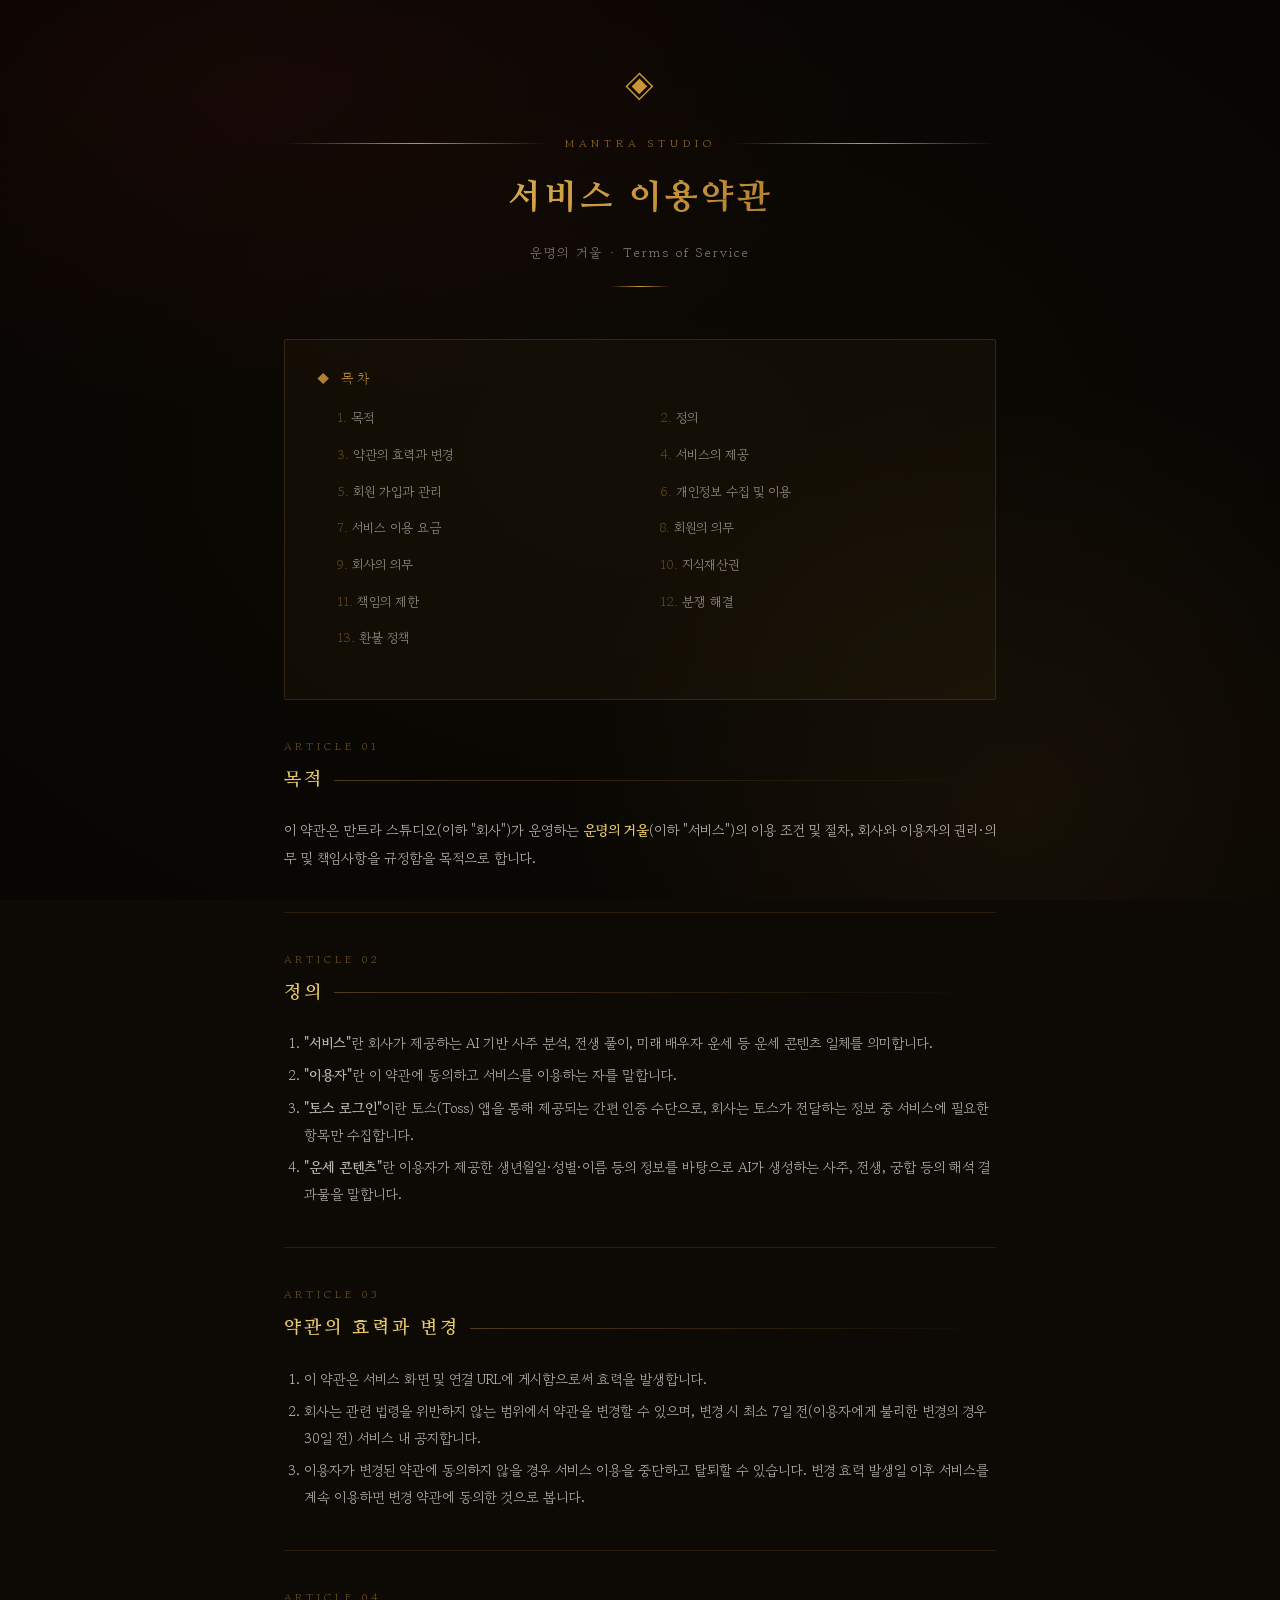
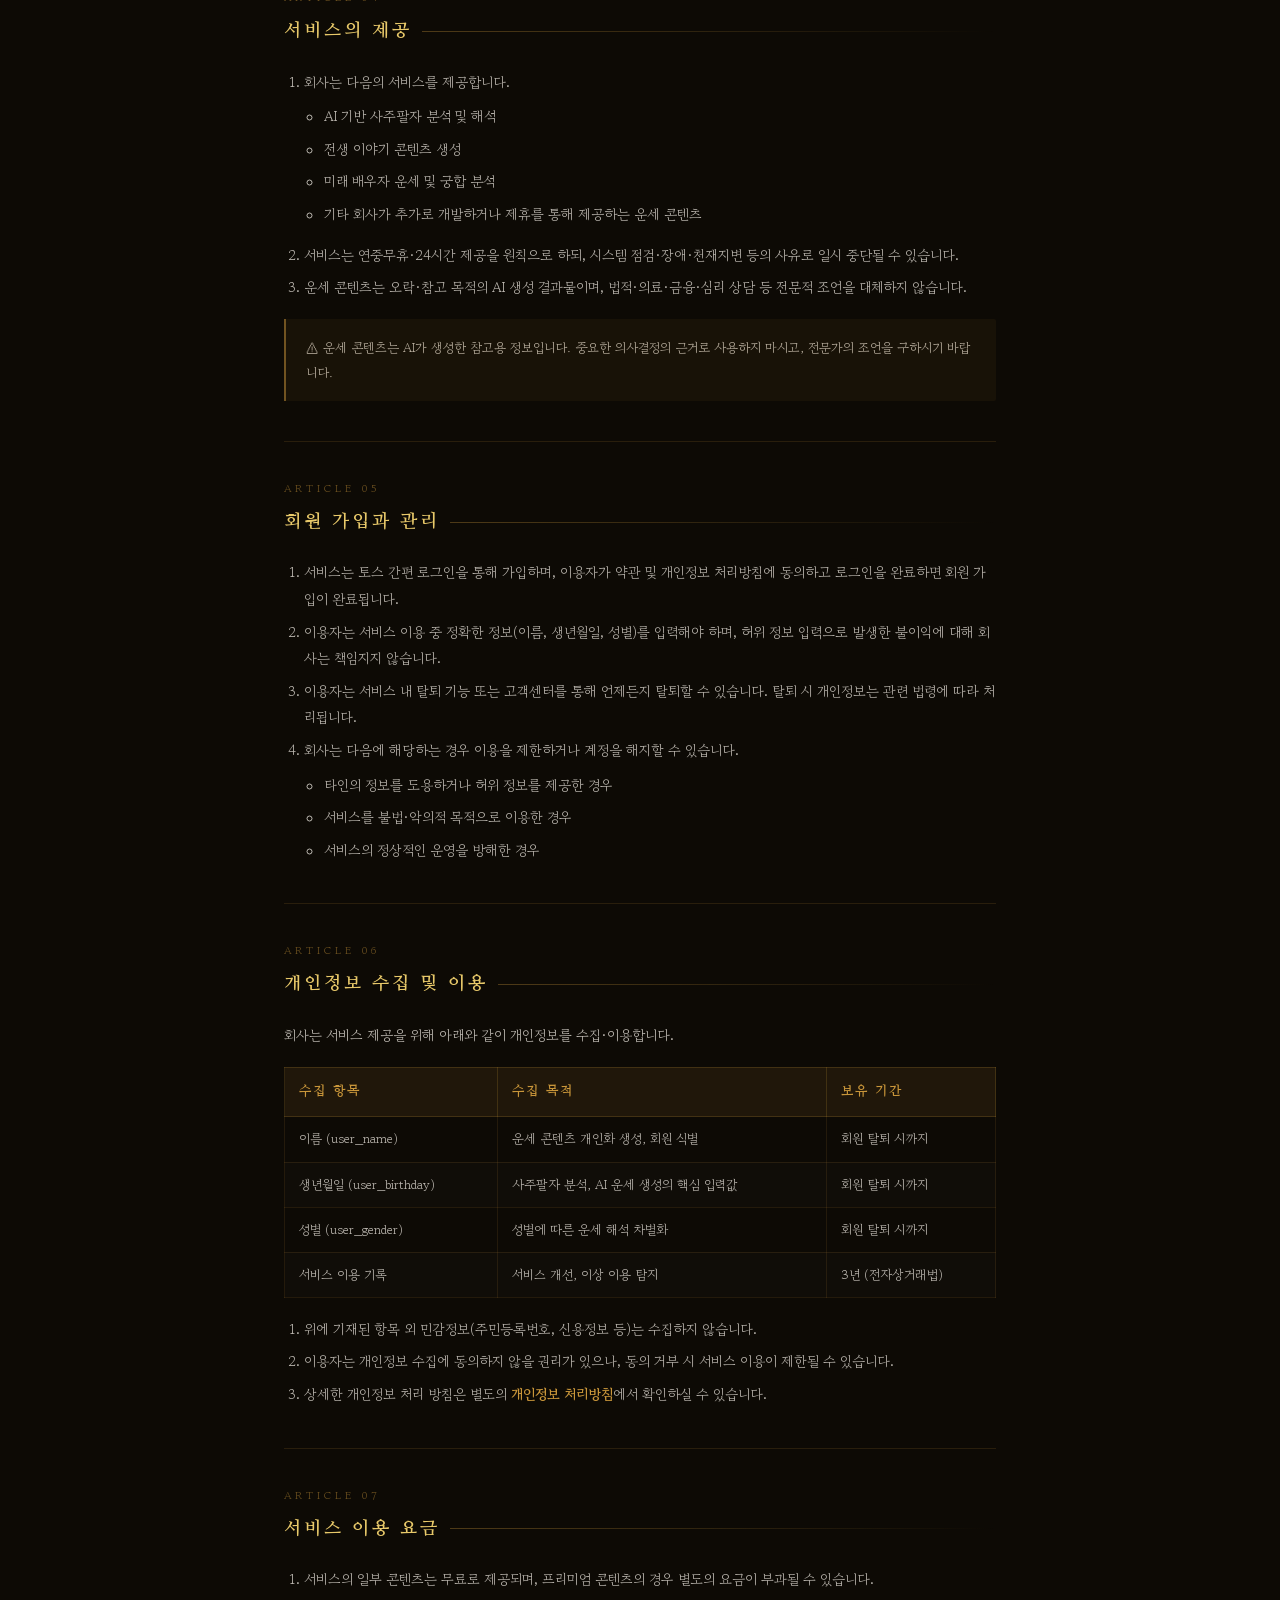
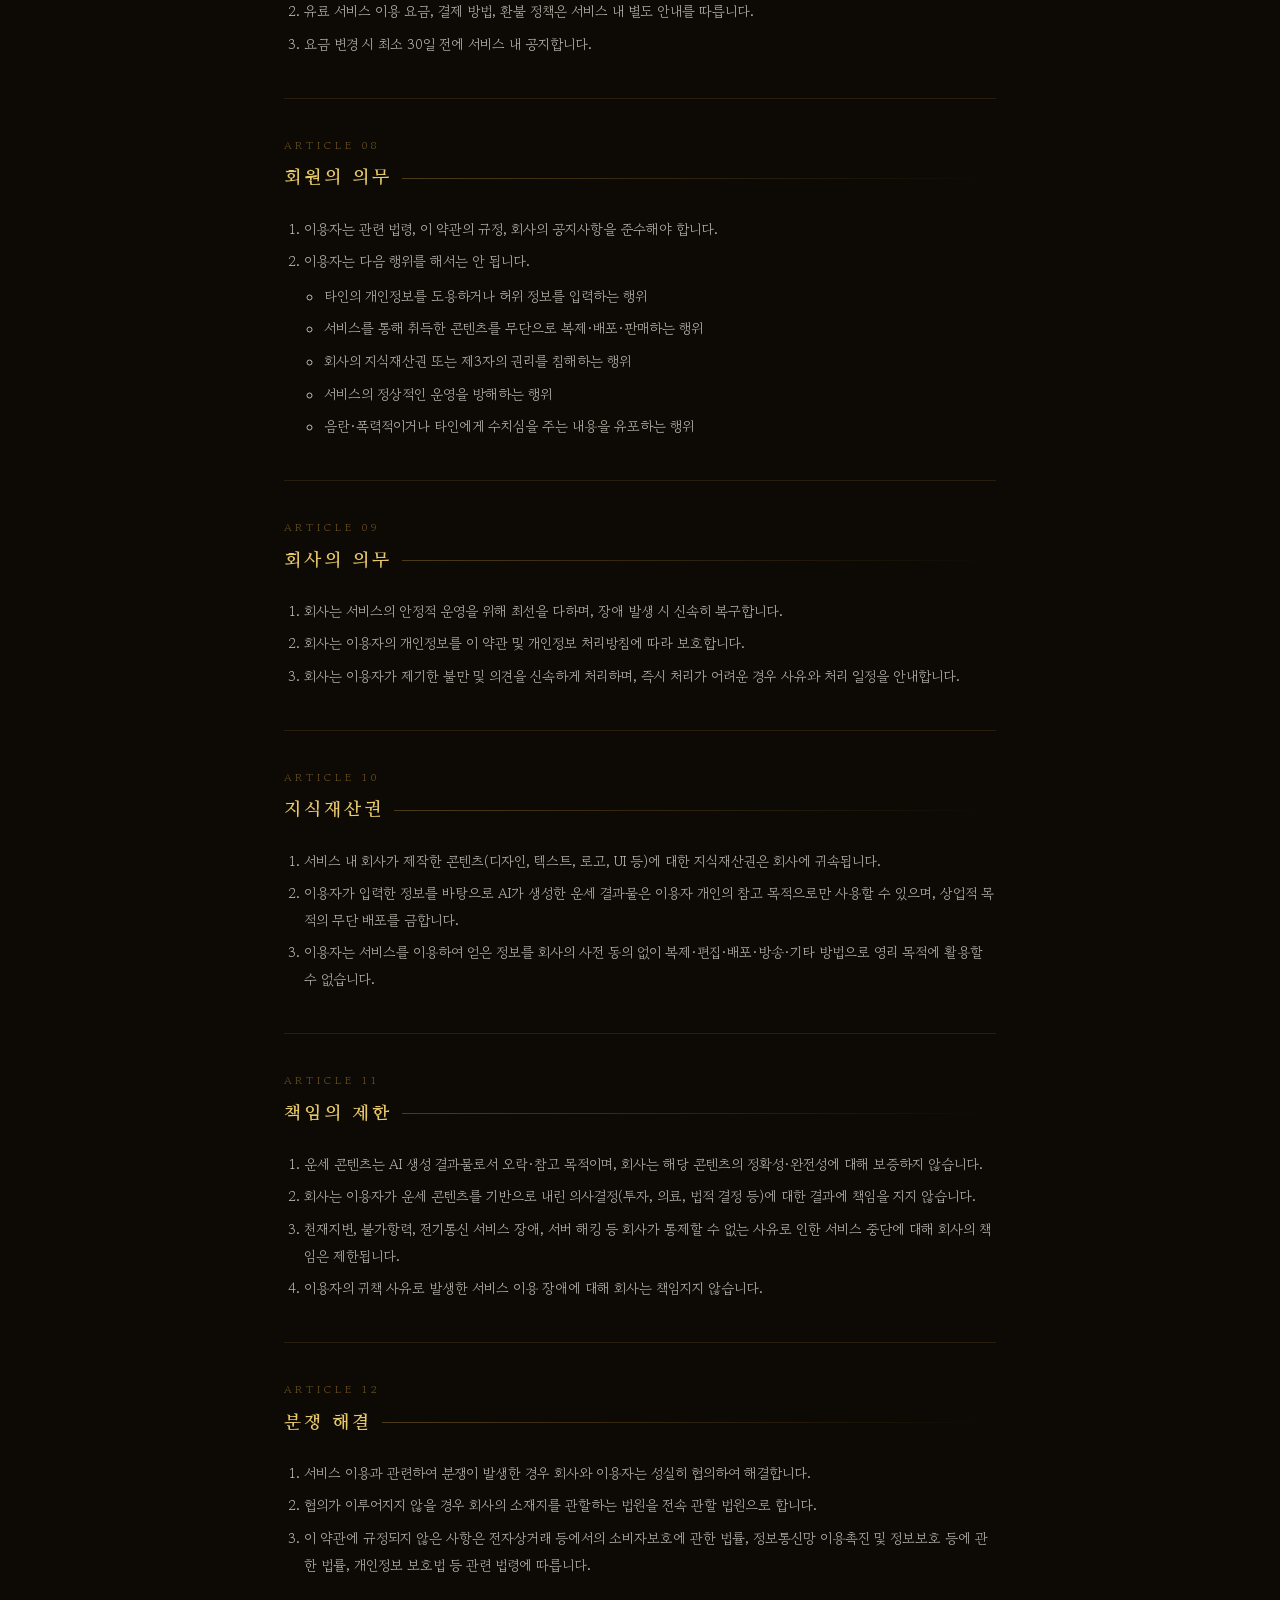
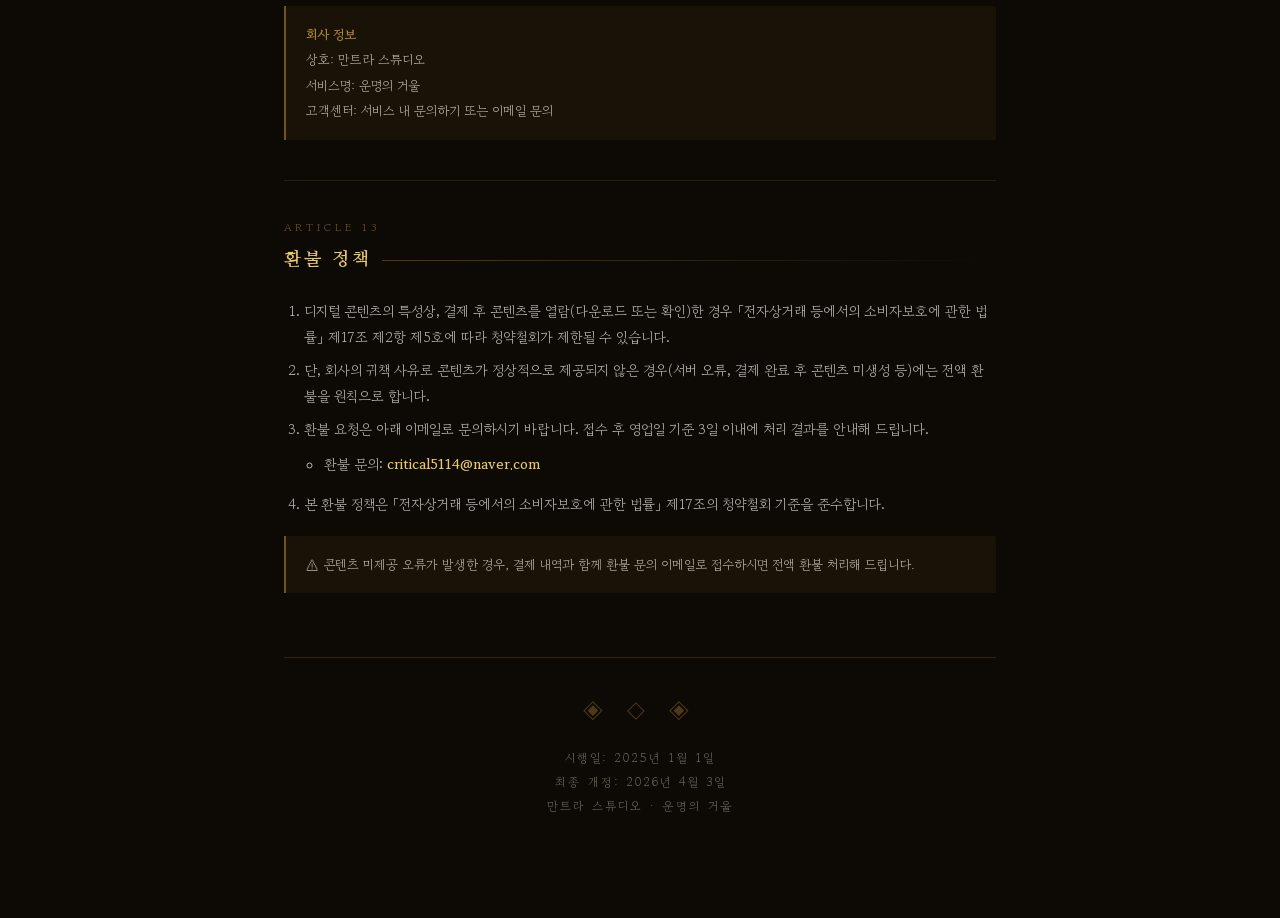
<file: terms.html>
<!DOCTYPE html>
<html lang="ko">
<head>
  <meta charset="UTF-8">
  <meta name="viewport" content="width=device-width, initial-scale=1.0">
  <title>서비스 이용약관 — 운명의 거울</title>
  <link rel="preconnect" href="https://fonts.googleapis.com">
  <link href="https://fonts.googleapis.com/css2?family=Nanum+Myeongjo:wght@400;700;800&family=Gowun+Batang&display=swap" rel="stylesheet">
  <style>
    :root {
      --gold: #c9963a;
      --gold-light: #e8c96a;
      --mist: #d4c9b8;
      --deep: #0d0a05;
      --paper: #f5f0e8;
    }
    * { margin: 0; padding: 0; box-sizing: border-box; }
    body {
      background: var(--deep);
      color: var(--paper);
      font-family: 'Gowun Batang', serif;
      min-height: 100vh;
      line-height: 1.9;
    }
    body::before {
      content: '';
      position: fixed;
      inset: 0;
      background:
        radial-gradient(ellipse 80% 60% at 20% 10%, rgba(139,26,26,.10) 0%, transparent 60%),
        radial-gradient(ellipse 60% 80% at 80% 90%, rgba(201,150,58,.07) 0%, transparent 60%),
        radial-gradient(ellipse 100% 100% at 50% 50%, #0d0a05 0%, #050301 100%);
      pointer-events: none;
      z-index: 0;
    }
    .wrap {
      position: relative;
      z-index: 1;
      max-width: 760px;
      margin: 0 auto;
      padding: 56px 24px 100px;
    }

    /* Header */
    header {
      text-align: center;
      margin-bottom: 52px;
    }
    .logo-mark {
      font-size: 32px;
      color: var(--gold);
      letter-spacing: 2px;
      margin-bottom: 16px;
      display: block;
    }
    .title-deco {
      display: flex;
      align-items: center;
      justify-content: center;
      gap: 16px;
      margin-bottom: 12px;
    }
    .title-deco::before, .title-deco::after {
      content: '';
      flex: 1;
      height: 1px;
      background: linear-gradient(90deg, transparent, var(--gold), transparent);
    }
    .title-deco span {
      font-size: 11px;
      color: var(--gold);
      letter-spacing: 5px;
      opacity: .7;
    }
    h1 {
      font-family: 'Nanum Myeongjo', serif;
      font-size: clamp(22px, 6vw, 34px);
      font-weight: 800;
      background: linear-gradient(135deg, var(--gold-light) 0%, var(--gold) 50%, #8b5e1a 100%);
      -webkit-background-clip: text;
      -webkit-text-fill-color: transparent;
      background-clip: text;
      letter-spacing: 4px;
      margin-bottom: 10px;
    }
    .subtitle {
      font-size: 13px;
      color: var(--mist);
      letter-spacing: 2px;
      opacity: .6;
    }
    .mirror-deco {
      width: 60px;
      height: 1px;
      background: linear-gradient(90deg, transparent, var(--gold), transparent);
      margin: 20px auto 0;
    }

    /* TOC */
    .toc {
      background: rgba(201,150,58,.04);
      border: 1px solid rgba(201,150,58,.18);
      border-radius: 2px;
      padding: 28px 32px;
      margin-bottom: 36px;
    }
    .toc-title {
      font-family: 'Nanum Myeongjo', serif;
      font-size: 13px;
      color: var(--gold);
      letter-spacing: 4px;
      margin-bottom: 14px;
      opacity: .85;
    }
    .toc ol {
      list-style: none;
      counter-reset: toc-counter;
      display: grid;
      grid-template-columns: 1fr 1fr;
      gap: 6px 20px;
    }
    .toc li {
      counter-increment: toc-counter;
      font-size: 13px;
      color: var(--mist);
      opacity: .7;
    }
    .toc li::before {
      content: counter(toc-counter) ". ";
      color: var(--gold);
      opacity: .6;
    }
    .toc a {
      color: inherit;
      text-decoration: none;
    }
    .toc a:hover { color: var(--gold-light); opacity: 1; }

    /* Sections */
    .section {
      margin-bottom: 40px;
      border-top: 1px solid rgba(201,150,58,.15);
      padding-top: 36px;
    }
    .section:first-of-type { border-top: none; padding-top: 0; }

    .section-num {
      font-size: 11px;
      color: var(--gold);
      letter-spacing: 4px;
      opacity: .5;
      margin-bottom: 6px;
    }
    h2 {
      font-family: 'Nanum Myeongjo', serif;
      font-size: 18px;
      font-weight: 700;
      color: var(--gold-light);
      letter-spacing: 3px;
      margin-bottom: 20px;
      display: flex;
      align-items: center;
      gap: 10px;
    }
    h2::after {
      content: '';
      flex: 1;
      height: 1px;
      background: linear-gradient(90deg, rgba(201,150,58,.35), transparent);
    }

    p {
      font-size: 14px;
      color: rgba(245,240,232,.78);
      line-height: 1.95;
      margin-bottom: 14px;
    }
    p:last-child { margin-bottom: 0; }

    ol, ul {
      padding-left: 20px;
      margin-bottom: 14px;
    }
    li {
      font-size: 14px;
      color: rgba(245,240,232,.75);
      line-height: 1.9;
      margin-bottom: 6px;
    }

    .highlight-box {
      background: rgba(201,150,58,.06);
      border-left: 2px solid rgba(201,150,58,.5);
      padding: 16px 20px;
      margin: 18px 0;
      border-radius: 0 2px 2px 0;
    }
    .highlight-box p {
      margin: 0;
      font-size: 13px;
      color: var(--mist);
      opacity: .85;
    }

    table {
      width: 100%;
      border-collapse: collapse;
      margin: 18px 0;
      font-size: 13px;
    }
    th {
      background: rgba(201,150,58,.1);
      color: var(--gold);
      font-family: 'Nanum Myeongjo', serif;
      letter-spacing: 2px;
      padding: 12px 14px;
      border: 1px solid rgba(201,150,58,.2);
      text-align: left;
      font-weight: 700;
    }
    td {
      padding: 11px 14px;
      border: 1px solid rgba(201,150,58,.12);
      color: rgba(245,240,232,.75);
      vertical-align: top;
      line-height: 1.7;
    }
    tr:nth-child(even) td {
      background: rgba(255,255,255,.015);
    }

    /* Footer */
    footer {
      margin-top: 64px;
      border-top: 1px solid rgba(201,150,58,.18);
      padding-top: 32px;
      text-align: center;
    }
    .footer-deco {
      font-size: 22px;
      color: var(--gold);
      opacity: .35;
      letter-spacing: 8px;
      margin-bottom: 14px;
    }
    .footer-info {
      font-size: 12px;
      color: var(--mist);
      opacity: .45;
      letter-spacing: 2px;
      line-height: 2;
    }

    @media (max-width: 520px) {
      .toc ol { grid-template-columns: 1fr; }
      table { font-size: 12px; }
      th, td { padding: 9px 10px; }
    }
  </style>
</head>
<body>
<div class="wrap">

  <header>
    <span class="logo-mark">◈</span>
    <div class="title-deco"><span>MANTRA STUDIO</span></div>
    <h1>서비스 이용약관</h1>
    <p class="subtitle">운명의 거울 · Terms of Service</p>
    <div class="mirror-deco"></div>
  </header>

  <!-- 목차 -->
  <nav class="toc">
    <div class="toc-title">◆ 목차</div>
    <ol>
      <li><a href="#art1">목적</a></li>
      <li><a href="#art2">정의</a></li>
      <li><a href="#art3">약관의 효력과 변경</a></li>
      <li><a href="#art4">서비스의 제공</a></li>
      <li><a href="#art5">회원 가입과 관리</a></li>
      <li><a href="#art6">개인정보 수집 및 이용</a></li>
      <li><a href="#art7">서비스 이용 요금</a></li>
      <li><a href="#art8">회원의 의무</a></li>
      <li><a href="#art9">회사의 의무</a></li>
      <li><a href="#art10">지식재산권</a></li>
      <li><a href="#art11">책임의 제한</a></li>
      <li><a href="#art12">분쟁 해결</a></li>
      <li><a href="#art13">환불 정책</a></li>
    </ol>
  </nav>

  <!-- 제1조 -->
  <section class="section" id="art1">
    <div class="section-num">ARTICLE 01</div>
    <h2>목적</h2>
    <p>
      이 약관은 만트라 스튜디오(이하 "회사")가 운영하는 <strong style="color:var(--gold-light)">운명의 거울</strong>(이하 "서비스")의 이용 조건 및 절차, 회사와 이용자의 권리·의무 및 책임사항을 규정함을 목적으로 합니다.
    </p>
  </section>

  <!-- 제2조 -->
  <section class="section" id="art2">
    <div class="section-num">ARTICLE 02</div>
    <h2>정의</h2>
    <ol>
      <li><strong>"서비스"</strong>란 회사가 제공하는 AI 기반 사주 분석, 전생 풀이, 미래 배우자 운세 등 운세 콘텐츠 일체를 의미합니다.</li>
      <li><strong>"이용자"</strong>란 이 약관에 동의하고 서비스를 이용하는 자를 말합니다.</li>
      <li><strong>"토스 로그인"</strong>이란 토스(Toss) 앱을 통해 제공되는 간편 인증 수단으로, 회사는 토스가 전달하는 정보 중 서비스에 필요한 항목만 수집합니다.</li>
      <li><strong>"운세 콘텐츠"</strong>란 이용자가 제공한 생년월일·성별·이름 등의 정보를 바탕으로 AI가 생성하는 사주, 전생, 궁합 등의 해석 결과물을 말합니다.</li>
    </ol>
  </section>

  <!-- 제3조 -->
  <section class="section" id="art3">
    <div class="section-num">ARTICLE 03</div>
    <h2>약관의 효력과 변경</h2>
    <ol>
      <li>이 약관은 서비스 화면 및 연결 URL에 게시함으로써 효력을 발생합니다.</li>
      <li>회사는 관련 법령을 위반하지 않는 범위에서 약관을 변경할 수 있으며, 변경 시 최소 7일 전(이용자에게 불리한 변경의 경우 30일 전) 서비스 내 공지합니다.</li>
      <li>이용자가 변경된 약관에 동의하지 않을 경우 서비스 이용을 중단하고 탈퇴할 수 있습니다. 변경 효력 발생일 이후 서비스를 계속 이용하면 변경 약관에 동의한 것으로 봅니다.</li>
    </ol>
  </section>

  <!-- 제4조 -->
  <section class="section" id="art4">
    <div class="section-num">ARTICLE 04</div>
    <h2>서비스의 제공</h2>
    <ol>
      <li>회사는 다음의 서비스를 제공합니다.
        <ul style="margin-top:8px;">
          <li>AI 기반 사주팔자 분석 및 해석</li>
          <li>전생 이야기 콘텐츠 생성</li>
          <li>미래 배우자 운세 및 궁합 분석</li>
          <li>기타 회사가 추가로 개발하거나 제휴를 통해 제공하는 운세 콘텐츠</li>
        </ul>
      </li>
      <li>서비스는 연중무휴·24시간 제공을 원칙으로 하되, 시스템 점검·장애·천재지변 등의 사유로 일시 중단될 수 있습니다.</li>
      <li>운세 콘텐츠는 오락·참고 목적의 AI 생성 결과물이며, 법적·의료·금융·심리 상담 등 전문적 조언을 대체하지 않습니다.</li>
    </ol>

    <div class="highlight-box">
      <p>⚠ 운세 콘텐츠는 AI가 생성한 참고용 정보입니다. 중요한 의사결정의 근거로 사용하지 마시고, 전문가의 조언을 구하시기 바랍니다.</p>
    </div>
  </section>

  <!-- 제5조 -->
  <section class="section" id="art5">
    <div class="section-num">ARTICLE 05</div>
    <h2>회원 가입과 관리</h2>
    <ol>
      <li>서비스는 토스 간편 로그인을 통해 가입하며, 이용자가 약관 및 개인정보 처리방침에 동의하고 로그인을 완료하면 회원 가입이 완료됩니다.</li>
      <li>이용자는 서비스 이용 중 정확한 정보(이름, 생년월일, 성별)를 입력해야 하며, 허위 정보 입력으로 발생한 불이익에 대해 회사는 책임지지 않습니다.</li>
      <li>이용자는 서비스 내 탈퇴 기능 또는 고객센터를 통해 언제든지 탈퇴할 수 있습니다. 탈퇴 시 개인정보는 관련 법령에 따라 처리됩니다.</li>
      <li>회사는 다음에 해당하는 경우 이용을 제한하거나 계정을 해지할 수 있습니다.
        <ul style="margin-top:8px;">
          <li>타인의 정보를 도용하거나 허위 정보를 제공한 경우</li>
          <li>서비스를 불법·악의적 목적으로 이용한 경우</li>
          <li>서비스의 정상적인 운영을 방해한 경우</li>
        </ul>
      </li>
    </ol>
  </section>

  <!-- 제6조 -->
  <section class="section" id="art6">
    <div class="section-num">ARTICLE 06</div>
    <h2>개인정보 수집 및 이용</h2>
    <p>회사는 서비스 제공을 위해 아래와 같이 개인정보를 수집·이용합니다.</p>

    <table>
      <thead>
        <tr>
          <th>수집 항목</th>
          <th>수집 목적</th>
          <th>보유 기간</th>
        </tr>
      </thead>
      <tbody>
        <tr>
          <td>이름 (user_name)</td>
          <td>운세 콘텐츠 개인화 생성, 회원 식별</td>
          <td>회원 탈퇴 시까지</td>
        </tr>
        <tr>
          <td>생년월일 (user_birthday)</td>
          <td>사주팔자 분석, AI 운세 생성의 핵심 입력값</td>
          <td>회원 탈퇴 시까지</td>
        </tr>
        <tr>
          <td>성별 (user_gender)</td>
          <td>성별에 따른 운세 해석 차별화</td>
          <td>회원 탈퇴 시까지</td>
        </tr>
        <tr>
          <td>서비스 이용 기록</td>
          <td>서비스 개선, 이상 이용 탐지</td>
          <td>3년 (전자상거래법)</td>
        </tr>
      </tbody>
    </table>

    <ol>
      <li>위에 기재된 항목 외 민감정보(주민등록번호, 신용정보 등)는 수집하지 않습니다.</li>
      <li>이용자는 개인정보 수집에 동의하지 않을 권리가 있으나, 동의 거부 시 서비스 이용이 제한될 수 있습니다.</li>
      <li>상세한 개인정보 처리 방침은 별도의 <strong style="color:var(--gold)">개인정보 처리방침</strong>에서 확인하실 수 있습니다.</li>
    </ol>
  </section>

  <!-- 제7조 -->
  <section class="section" id="art7">
    <div class="section-num">ARTICLE 07</div>
    <h2>서비스 이용 요금</h2>
    <ol>
      <li>서비스의 일부 콘텐츠는 무료로 제공되며, 프리미엄 콘텐츠의 경우 별도의 요금이 부과될 수 있습니다.</li>
      <li>유료 서비스 이용 요금, 결제 방법, 환불 정책은 서비스 내 별도 안내를 따릅니다.</li>
      <li>요금 변경 시 최소 30일 전에 서비스 내 공지합니다.</li>
    </ol>
  </section>

  <!-- 제8조 -->
  <section class="section" id="art8">
    <div class="section-num">ARTICLE 08</div>
    <h2>회원의 의무</h2>
    <ol>
      <li>이용자는 관련 법령, 이 약관의 규정, 회사의 공지사항을 준수해야 합니다.</li>
      <li>이용자는 다음 행위를 해서는 안 됩니다.
        <ul style="margin-top:8px;">
          <li>타인의 개인정보를 도용하거나 허위 정보를 입력하는 행위</li>
          <li>서비스를 통해 취득한 콘텐츠를 무단으로 복제·배포·판매하는 행위</li>
          <li>회사의 지식재산권 또는 제3자의 권리를 침해하는 행위</li>
          <li>서비스의 정상적인 운영을 방해하는 행위</li>
          <li>음란·폭력적이거나 타인에게 수치심을 주는 내용을 유포하는 행위</li>
        </ul>
      </li>
    </ol>
  </section>

  <!-- 제9조 -->
  <section class="section" id="art9">
    <div class="section-num">ARTICLE 09</div>
    <h2>회사의 의무</h2>
    <ol>
      <li>회사는 서비스의 안정적 운영을 위해 최선을 다하며, 장애 발생 시 신속히 복구합니다.</li>
      <li>회사는 이용자의 개인정보를 이 약관 및 개인정보 처리방침에 따라 보호합니다.</li>
      <li>회사는 이용자가 제기한 불만 및 의견을 신속하게 처리하며, 즉시 처리가 어려운 경우 사유와 처리 일정을 안내합니다.</li>
    </ol>
  </section>

  <!-- 제10조 -->
  <section class="section" id="art10">
    <div class="section-num">ARTICLE 10</div>
    <h2>지식재산권</h2>
    <ol>
      <li>서비스 내 회사가 제작한 콘텐츠(디자인, 텍스트, 로고, UI 등)에 대한 지식재산권은 회사에 귀속됩니다.</li>
      <li>이용자가 입력한 정보를 바탕으로 AI가 생성한 운세 결과물은 이용자 개인의 참고 목적으로만 사용할 수 있으며, 상업적 목적의 무단 배포를 금합니다.</li>
      <li>이용자는 서비스를 이용하여 얻은 정보를 회사의 사전 동의 없이 복제·편집·배포·방송·기타 방법으로 영리 목적에 활용할 수 없습니다.</li>
    </ol>
  </section>

  <!-- 제11조 -->
  <section class="section" id="art11">
    <div class="section-num">ARTICLE 11</div>
    <h2>책임의 제한</h2>
    <ol>
      <li>운세 콘텐츠는 AI 생성 결과물로서 오락·참고 목적이며, 회사는 해당 콘텐츠의 정확성·완전성에 대해 보증하지 않습니다.</li>
      <li>회사는 이용자가 운세 콘텐츠를 기반으로 내린 의사결정(투자, 의료, 법적 결정 등)에 대한 결과에 책임을 지지 않습니다.</li>
      <li>천재지변, 불가항력, 전기통신 서비스 장애, 서버 해킹 등 회사가 통제할 수 없는 사유로 인한 서비스 중단에 대해 회사의 책임은 제한됩니다.</li>
      <li>이용자의 귀책 사유로 발생한 서비스 이용 장애에 대해 회사는 책임지지 않습니다.</li>
    </ol>
  </section>

  <!-- 제12조 -->
  <section class="section" id="art12">
    <div class="section-num">ARTICLE 12</div>
    <h2>분쟁 해결</h2>
    <ol>
      <li>서비스 이용과 관련하여 분쟁이 발생한 경우 회사와 이용자는 성실히 협의하여 해결합니다.</li>
      <li>협의가 이루어지지 않을 경우 회사의 소재지를 관할하는 법원을 전속 관할 법원으로 합니다.</li>
      <li>이 약관에 규정되지 않은 사항은 전자상거래 등에서의 소비자보호에 관한 법률, 정보통신망 이용촉진 및 정보보호 등에 관한 법률, 개인정보 보호법 등 관련 법령에 따릅니다.</li>
    </ol>

    <div class="highlight-box" style="margin-top: 28px;">
      <p>
        <strong style="color:var(--gold);">회사 정보</strong><br>
        상호: 만트라 스튜디오<br>
        서비스명: 운명의 거울<br>
        고객센터: 서비스 내 문의하기 또는 이메일 문의
      </p>
    </div>
  </section>

  <!-- 제13조 -->
  <section class="section" id="art13">
    <div class="section-num">ARTICLE 13</div>
    <h2>환불 정책</h2>
    <ol>
      <li>디지털 콘텐츠의 특성상, 결제 후 콘텐츠를 열람(다운로드 또는 확인)한 경우 「전자상거래 등에서의 소비자보호에 관한 법률」 제17조 제2항 제5호에 따라 청약철회가 제한될 수 있습니다.</li>
      <li>단, 회사의 귀책 사유로 콘텐츠가 정상적으로 제공되지 않은 경우(서버 오류, 결제 완료 후 콘텐츠 미생성 등)에는 전액 환불을 원칙으로 합니다.</li>
      <li>환불 요청은 아래 이메일로 문의하시기 바랍니다. 접수 후 영업일 기준 3일 이내에 처리 결과를 안내해 드립니다.
        <ul style="margin-top:8px;">
          <li>환불 문의: <strong style="color:var(--gold-light);">critical5114@naver.com</strong></li>
        </ul>
      </li>
      <li>본 환불 정책은 「전자상거래 등에서의 소비자보호에 관한 법률」 제17조의 청약철회 기준을 준수합니다.</li>
    </ol>

    <div class="highlight-box">
      <p>⚠ 콘텐츠 미제공 오류가 발생한 경우, 결제 내역과 함께 환불 문의 이메일로 접수하시면 전액 환불 처리해 드립니다.</p>
    </div>
  </section>

  <footer>
    <div class="footer-deco">◈ ◇ ◈</div>
    <p class="footer-info">
      시행일: 2025년 1월 1일<br>
      최종 개정: 2026년 4월 3일<br>
      만트라 스튜디오 · 운명의 거울
    </p>
  </footer>

</div>
</body>
</html>
</file>
